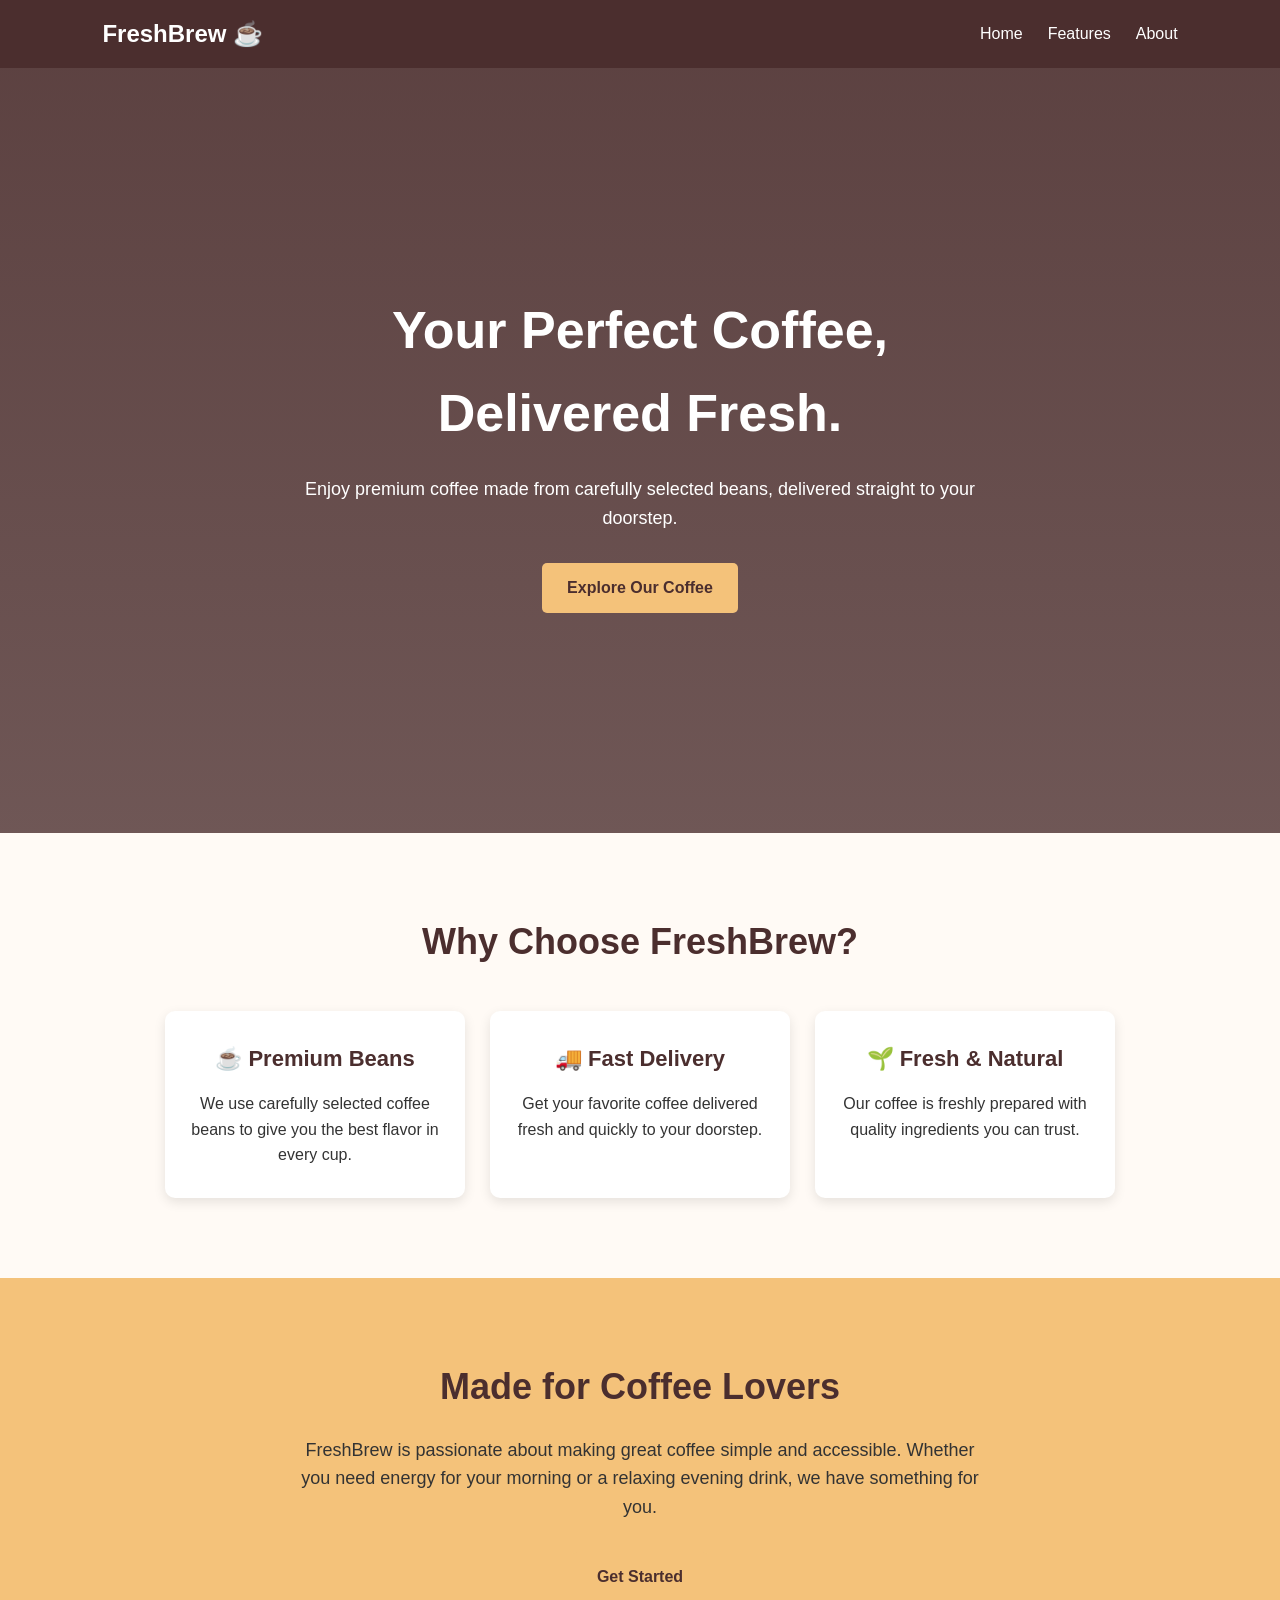
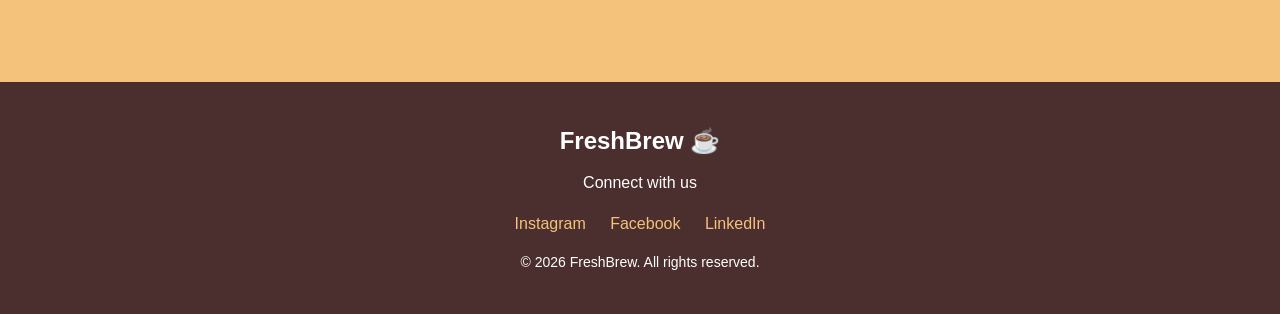
<file: index.html>
<!DOCTYPE html>
<html lang="en">
<head>
    <meta charset="UTF-8">
    <meta name="viewport" content="width=device-width, initial-scale=1.0">
    <title>FreshBrew | Coffee Made Simple</title>

    <!-- Connect CSS file -->
    <link rel="stylesheet" href="landing page.css">
</head>

<body>

    <!-- Navigation Bar -->
    <header>
        <nav class="navbar">
            <h2 class="logo">FreshBrew ☕</h2>

            <ul class="nav-links">
                <li><a href="#home">Home</a></li>
                <li><a href="#features">Features</a></li>
                <li><a href="#about">About</a></li>
            </ul>
        </nav>
    </header>


    <!-- Hero Section -->
    <section class="hero" id="home">
        <div class="hero-content">
            <h1>Your Perfect Coffee, Delivered Fresh.</h1>

            <p>
                Enjoy premium coffee made from carefully selected beans,
                delivered straight to your doorstep.
            </p>

            <a href="#features" class="btn">Explore Our Coffee</a>
        </div>
    </section>


    <!-- Features Section -->
    <section class="features" id="features">

        <h2>Why Choose FreshBrew?</h2>

        <div class="feature-container">

            <div class="feature-card">
                <h3>☕ Premium Beans</h3>
                <p>
                    We use carefully selected coffee beans to give you
                    the best flavor in every cup.
                </p>
            </div>

            <div class="feature-card">
                <h3>🚚 Fast Delivery</h3>
                <p>
                    Get your favorite coffee delivered fresh and quickly
                    to your doorstep.
                </p>
            </div>

            <div class="feature-card">
                <h3>🌱 Fresh & Natural</h3>
                <p>
                    Our coffee is freshly prepared with quality ingredients
                    you can trust.
                </p>
            </div>

        </div>
    </section>


    <!-- About Section -->
    <section class="about" id="about">

        <div class="about-content">
            <h2>Made for Coffee Lovers</h2>

            <p>
                FreshBrew is passionate about making great coffee simple
                and accessible. Whether you need energy for your morning
                or a relaxing evening drink, we have something for you.
            </p>

            <a href="#contact" class="btn">Get Started</a>
        </div>

    </section>


    <!-- Footer -->
    <footer id="contact">

        <h3>FreshBrew ☕</h3>

        <p>Connect with us</p>

        <div class="social-links">
            <a href="#">Instagram</a>
            <a href="#">Facebook</a>
            <a href="#">LinkedIn</a>
        </div>

        <p class="copyright">
            © 2026 FreshBrew. All rights reserved.
        </p>

    </footer>

</body>
</html>
</file>
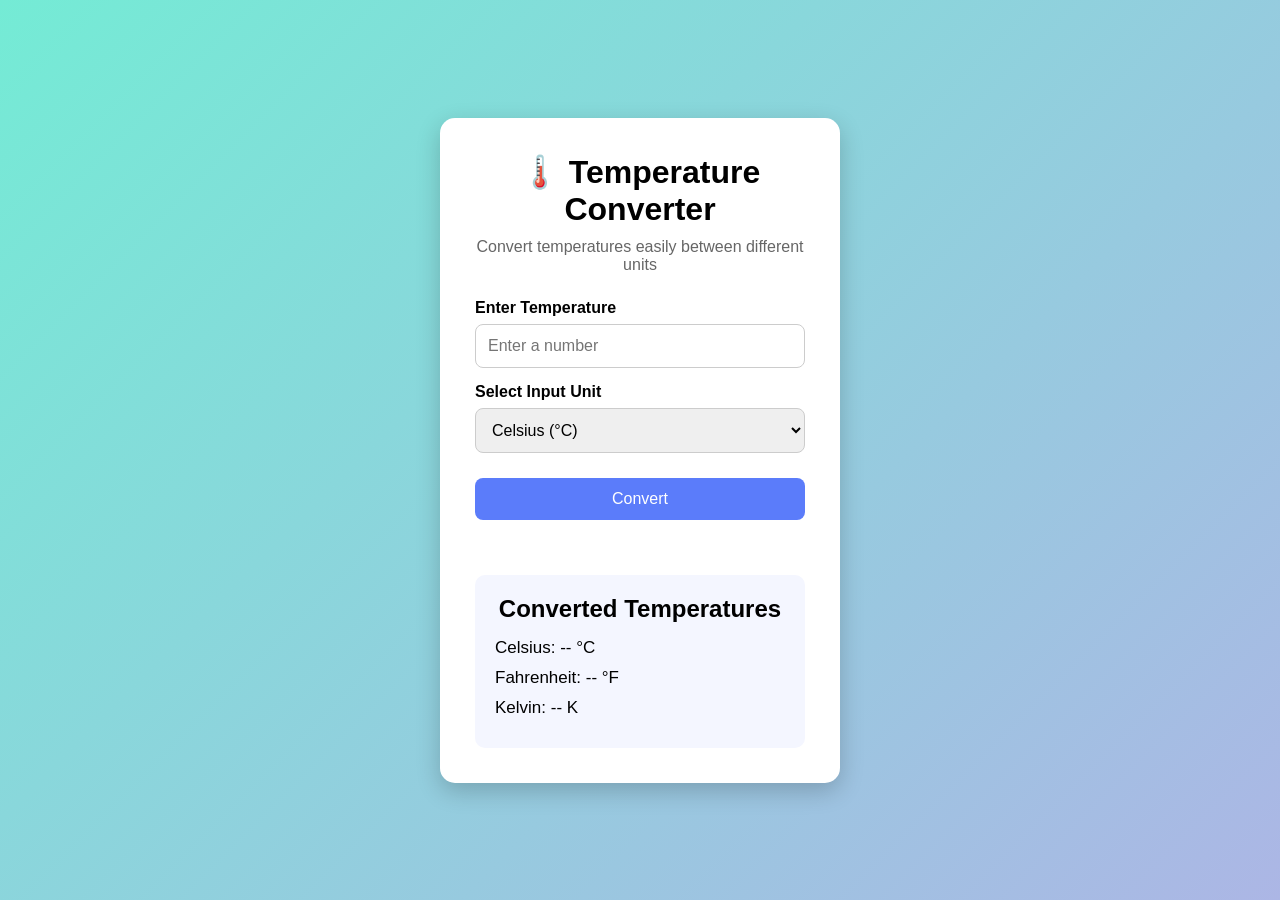
<file: cal.html>
<!DOCTYPE html>
<html lang="en">
<head>
    <meta charset="UTF-8">
    <meta name="viewport" content="width=device-width, initial-scale=1.0">

    <title>Temperature Converter</title>

    <link rel="stylesheet" href="calculator.css">
</head>

<body>

    <div class="container">
        <h1>🌡️ Temperature Converter</h1>
        <p class="subtitle">Convert temperatures easily between different units</p>

        <!-- Temperature Input -->
        <label for="temperature">Enter Temperature</label>
        <input
            type="text"
            id="temperature"
            placeholder="Enter a number"
        >

        <!-- Input Unit -->
        <label for="unit">Select Input Unit</label>
        <select id="unit">
            <option value="celsius">Celsius (°C)</option>
            <option value="fahrenheit">Fahrenheit (°F)</option>
            <option value="kelvin">Kelvin (K)</option>
        </select>

        <!-- Convert Button -->
        <button id="convertBtn">Convert</button>

        <!-- Error Message -->
        <p id="errorMessage"></p>

        <!-- Results -->
        <div class="result-box">
            <h2>Converted Temperatures</h2>

            <p id="celsiusResult">Celsius: -- °C</p>
            <p id="fahrenheitResult">Fahrenheit: -- °F</p>
            <p id="kelvinResult">Kelvin: -- K</p>
        </div>
    </div>

    <script src="cal.js"></script>
</body>
</html>
</file>
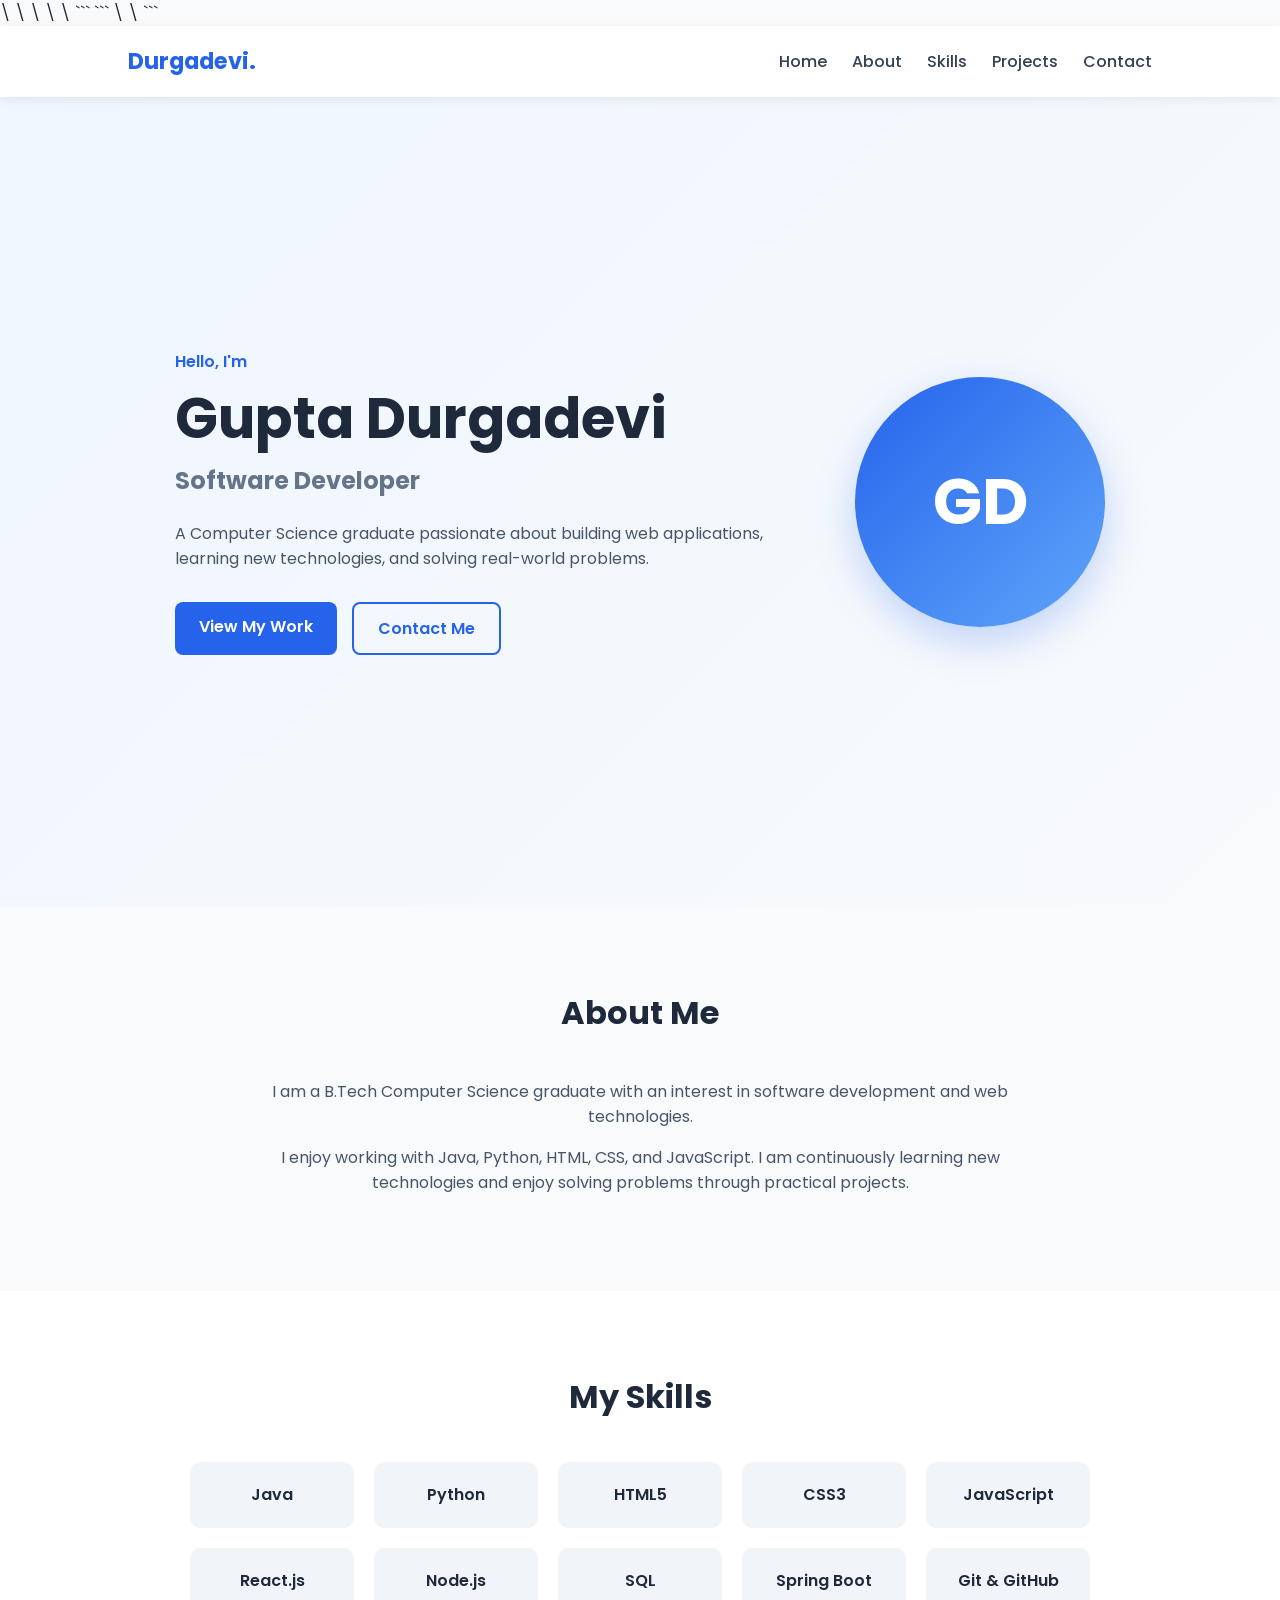
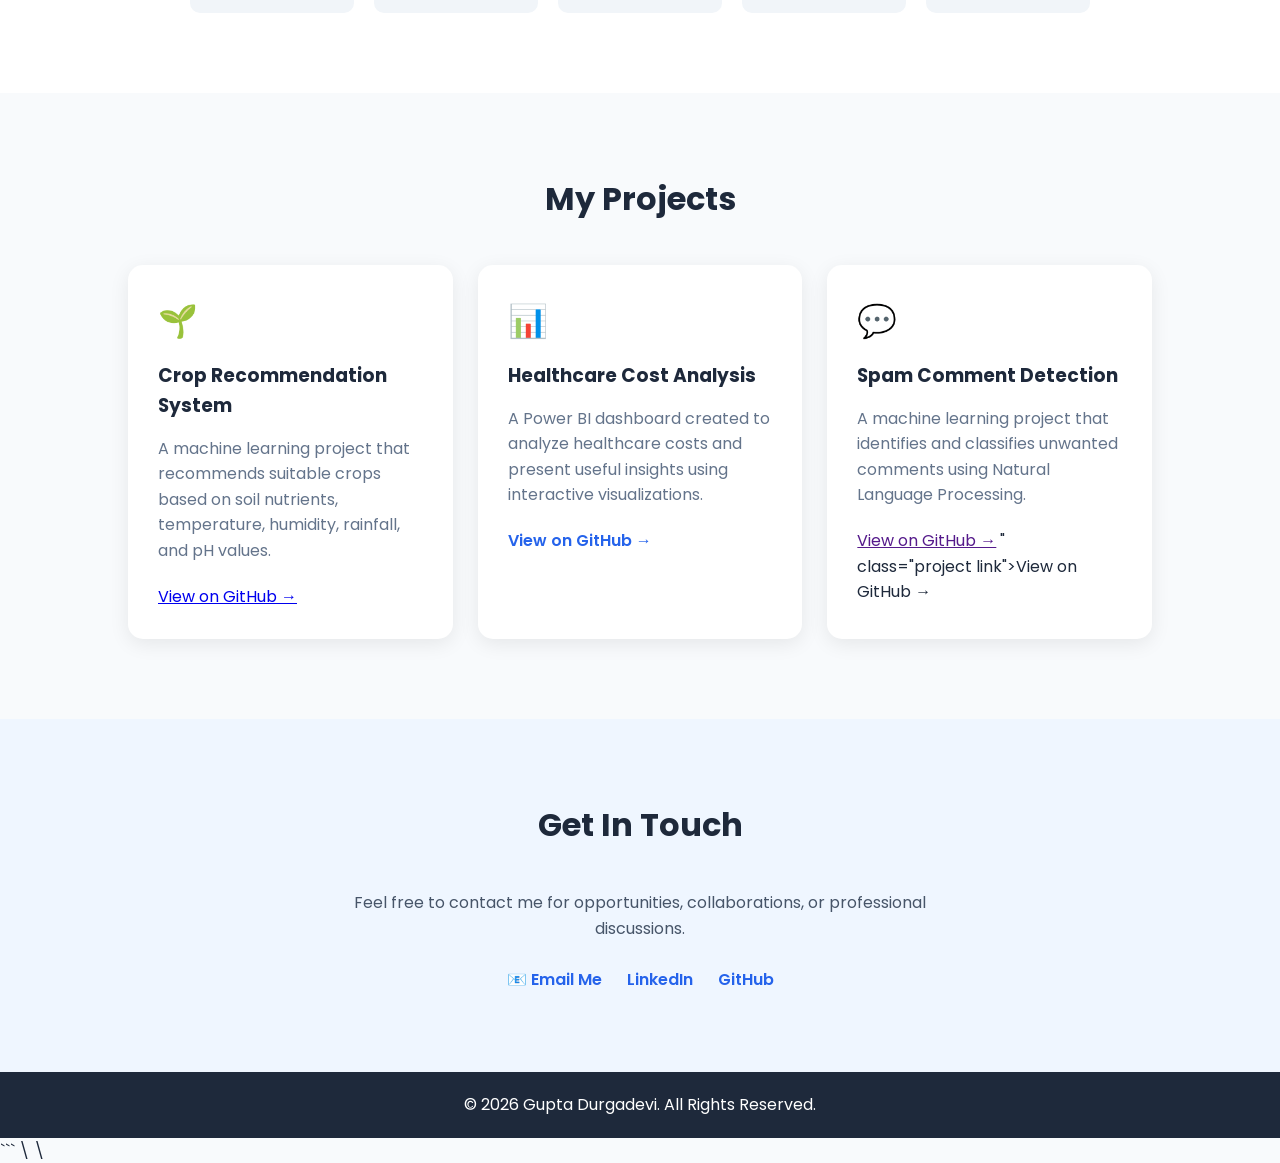
<file: my intro.html>
\<!DOCTYPE html>

\<html lang="en">
\<head>
&#x20;   \<meta charset="UTF-8">
&#x20;   \<meta name="viewport" content="width=device-width, initial-scale=1.0">

```
<title>Gupta Durgadevi | Portfolio</title>

<!-- Google Font -->
<link rel="preconnect" href="https://fonts.googleapis.com">
<link rel="preconnect" href="https://fonts.gstatic.com" crossorigin>
<link href="https://fonts.googleapis.com/css2?family=Poppins:wght@400;500;600;700&display=swap" rel="stylesheet">

<!-- CSS File -->
<link rel="stylesheet" href="about.css">
```

\</head>

\<body>

```
<!-- Navigation -->
<nav class="navbar">
    <div class="logo">Durgadevi.</div>

    <ul class="nav-links">
        <li><a href="#home">Home</a></li>
        <li><a href="#about">About</a></li>
        <li><a href="#skills">Skills</a></li>
        <li><a href="#projects">Projects</a></li>
        <li><a href="#contact">Contact</a></li>
    </ul>
</nav>


<!-- Hero Section -->
<section id="home" class="hero">

    <div class="hero-content">
        <p class="greeting">Hello, I'm</p>

        <h1>Gupta Durgadevi</h1>

        <h2>Software Developer</h2>

        <p class="hero-description">
            A Computer Science graduate passionate about building web
            applications, learning new technologies, and solving real-world problems.
        </p>

        <div class="hero-buttons">
            <a href="#projects" class="btn primary-btn">View My Work</a>
            <a href="#contact" class="btn secondary-btn">Contact Me</a>
        </div>
    </div>

    <!-- Profile Image Placeholder -->
    <div class="profile-container">
        <div class="profile-placeholder">
            <span>GD</span>
        </div>
    </div>

</section>


<!-- About Section -->
<section id="about" class="section">

    <h2 class="section-title">About Me</h2>

    <div class="about-content">
        <p>
            I am a B.Tech Computer Science graduate with an interest in
            software development and web technologies.
        </p>

        <p>
            I enjoy working with Java, Python, HTML, CSS, and JavaScript.
            I am continuously learning new technologies and enjoy solving
            problems through practical projects.
        </p>
    </div>

</section>


<!-- Skills Section -->
<section id="skills" class="section skills-section">

    <h2 class="section-title">My Skills</h2>

    <div class="skills-grid">

        <div class="skill-card">Java</div>
        <div class="skill-card">Python</div>
        <div class="skill-card">HTML5</div>
        <div class="skill-card">CSS3</div>
        <div class="skill-card">JavaScript</div>
        <div class="skill-card">React.js</div>
        <div class="skill-card">Node.js</div>
        <div class="skill-card">SQL</div>
        <div class="skill-card">Spring Boot</div>
        <div class="skill-card">Git & GitHub</div>

    </div>

</section>


<!-- Projects Section -->
<section id="projects" class="section">

    <h2 class="section-title">My Projects</h2>

    <div class="projects-grid">

        <!-- Project 1 -->
        <div class="project-card">

            <div class="project-icon">🌱</div>

            <h3>Crop Recommendation System</h3>

            <p>
                A machine learning project that recommends suitable crops
                based on soil nutrients, temperature, humidity, rainfall,
                and pH values.
            </p>

            <a href="#" class="https://github.com/gupta-Durgadevi/crop-recommendation">View on GitHub →</a>

        </div>


        <!-- Project 2 -->
        <div class="project-card">

            <div class="project-icon">📊</div>

            <h3>Healthcare Cost Analysis</h3>

            <p>
                A Power BI dashboard created to analyze healthcare costs
                and present useful insights using interactive visualizations.
            </p>

            <a href=" https://github.com/gupta-Durgadevi/crop-recommendation" class="project-link">View on GitHub →</a>

        </div>


        <!-- Project 3 -->
        <div class="project-card">

            <div class="project-icon">💬</div>

            <h3>Spam Comment Detection</h3>

            <p>
                A machine learning project that identifies and classifies
                unwanted comments using Natural Language Processing.
            </p>

            <a href=""https://github.com/gupta-Durgadevi/spam-comment-detection/commit/c7f0f3baf8bf8773e85ecd8b21a3c35cd959cab5">View on GitHub →</a>
" class="project link">View on GitHub →</a>

        </div>

    </div>

</section>


<!-- Contact Section -->
<section id="contact" class="section contact-section">

    <h2 class="section-title">Get In Touch</h2>

    <p class="contact-text">
        Feel free to contact me for opportunities, collaborations, or
        professional discussions.
    </p>

    <div class="contact-links">

        <a href="mailto:guptdurgadevi@gmail.com">📧 Email Me</a>

        <a href="https://www.linkedin.com/in/gupta-durgadevi-2114462a0"
           target="_blank">
           LinkedIn
        </a>

        <a href="https://github.com/gupta-Durgadevi"
           target="_blank">
           GitHub
        </a>

    </div>

</section>


<!-- Footer -->
<footer>
    <p>© 2026 Gupta Durgadevi. All Rights Reserved.</p>
</footer>
```

\</body>
\</html>
</file>
<file: landing page.css>
/* Remove default spacing and control box sizing */
* {
    margin: 0;
    padding: 0;
    box-sizing: border-box;
}

/* General Body Styling */
body {
    font-family: Arial, sans-serif;
    line-height: 1.6;
    color: #333;
    background-color: #fffaf5;
}


/* =========================
   Navigation Bar
========================= */

header {
    position: sticky;
    top: 0;
    z-index: 1000;
}

.navbar {
    background-color: #4b2e2e;
    color: white;

    display: flex;
    justify-content: space-between;
    align-items: center;

    padding: 15px 8%;
}

.logo {
    font-size: 24px;
}

.nav-links {
    display: flex;
    list-style: none;
    gap: 25px;
}

.nav-links a {
    color: white;
    text-decoration: none;
    font-size: 16px;
}

.nav-links a:hover {
    color: #f4c27a;
}


/* =========================
   Hero Section
========================= */

.hero {
    min-height: 85vh;

    display: flex;
    justify-content: center;
    align-items: center;

    text-align: center;
    padding: 40px 20px;

    background: linear-gradient(
        rgba(75, 46, 46, 0.9),
        rgba(75, 46, 46, 0.8)
    );
}

.hero-content {
    max-width: 700px;
    color: white;
}

.hero h1 {
    font-size: 52px;
    margin-bottom: 20px;
}

.hero p {
    font-size: 18px;
    margin-bottom: 30px;
}


/* Button */

.btn {
    display: inline-block;

    background-color: #f4c27a;
    color: #4b2e2e;

    padding: 12px 25px;
    border-radius: 5px;

    text-decoration: none;
    font-weight: bold;

    transition: 0.3s;
}

.btn:hover {
    background-color: white;
    transform: translateY(-2px);
}


/* =========================
   Features Section
========================= */

.features {
    padding: 80px 8%;
    text-align: center;
    background-color: #fffaf5;
}

.features h2 {
    font-size: 36px;
    margin-bottom: 40px;
    color: #4b2e2e;
}

.feature-container {
    display: flex;
    justify-content: center;
    gap: 25px;
    flex-wrap: wrap;
}

.feature-card {
    background-color: white;

    width: 300px;
    padding: 30px 20px;

    border-radius: 10px;

    box-shadow: 0 4px 12px rgba(0, 0, 0, 0.1);
}

.feature-card h3 {
    color: #4b2e2e;
    margin-bottom: 15px;
    font-size: 22px;
}

.feature-card p {
    font-size: 16px;
}


/* =========================
   About Section
========================= */

.about {
    background-color: #f4c27a;
    padding: 80px 20px;
    text-align: center;
}

.about-content {
    max-width: 700px;
    margin: auto;
}

.about h2 {
    font-size: 36px;
    color: #4b2e2e;
    margin-bottom: 20px;
}

.about p {
    font-size: 18px;
    margin-bottom: 30px;
}


/* =========================
   Footer
========================= */

footer {
    background-color: #4b2e2e;
    color: white;

    text-align: center;
    padding: 40px 20px;
}

footer h3 {
    font-size: 24px;
    margin-bottom: 10px;
}

.social-links {
    margin: 15px 0;
}

.social-links a {
    color: #f4c27a;
    text-decoration: none;
    margin: 0 10px;
}

.social-links a:hover {
    color: white;
}

.copyright {
    font-size: 14px;
    margin-top: 15px;
}


/* =========================
   Mobile Responsive Design
========================= */

@media (max-width: 600px) {

    .navbar {
        flex-direction: column;
        gap: 10px;
        padding: 15px 5%;
    }

    .nav-links {
        gap: 15px;
    }

    .hero h1 {
        font-size: 36px;
    }

    .hero p {
        font-size: 16px;
    }

    .features h2,
    .about h2 {
        font-size: 28px;
    }

    .feature-card {
        width: 100%;
    }
}
</file>
<file: calculator.css>
* {
    margin: 0;
    padding: 0;
    box-sizing: border-box;
}

body {
    min-height: 100vh;
    display: flex;
    justify-content: center;
    align-items: center;
    font-family: Arial, sans-serif;
    background: linear-gradient(135deg, #74ebd5, #ACB6E5);
}

.container {
    width: 400px;
    max-width: 90%;
    background-color: white;
    padding: 35px;
    border-radius: 15px;
    box-shadow: 0 8px 25px rgba(0, 0, 0, 0.2);
    text-align: center;
}

h1 {
    margin-bottom: 10px;
}

.subtitle {
    color: #666;
    margin-bottom: 25px;
}

label {
    display: block;
    text-align: left;
    margin-top: 15px;
    margin-bottom: 7px;
    font-weight: bold;
}

input,
select {
    width: 100%;
    padding: 12px;
    border: 1px solid #ccc;
    border-radius: 8px;
    font-size: 16px;
}

input:focus,
select:focus {
    outline: none;
    border-color: #5b7cfa;
}

button {
    width: 100%;
    margin-top: 25px;
    padding: 12px;
    border: none;
    border-radius: 8px;
    background-color: #5b7cfa;
    color: white;
    font-size: 16px;
    cursor: pointer;
}

button:hover {
    background-color: #405ee8;
}

#errorMessage {
    color: red;
    margin-top: 15px;
    min-height: 20px;
}

.result-box {
    margin-top: 20px;
    padding: 20px;
    background-color: #f4f6ff;
    border-radius: 10px;
    text-align: left;
}

.result-box h2 {
    text-align: center;
    margin-bottom: 15px;
}

.result-box p {
    margin: 10px 0;
    font-size: 17px;
}
</file>
<file: about.css>
/* =========================
   General Styles
========================= */

* {
    margin: 0;
    padding: 0;
    box-sizing: border-box;
}

html {
    scroll-behavior: smooth;
}

body {
    font-family: "Poppins", sans-serif;
    background-color: #f8fafc;
    color: #1e293b;
    line-height: 1.6;
}


/* =========================
   Navigation Bar
========================= */

.navbar {
    position: sticky;
    top: 0;
    z-index: 1000;

    display: flex;
    justify-content: space-between;
    align-items: center;

    padding: 18px 10%;
    background-color: #ffffff;

    box-shadow: 0 2px 10px rgba(0, 0, 0, 0.08);
}

.logo {
    font-size: 1.4rem;
    font-weight: 700;
    color: #2563eb;
}

.nav-links {
    display: flex;
    list-style: none;
    gap: 25px;
}

.nav-links a {
    text-decoration: none;
    color: #334155;
    font-weight: 500;
    transition: 0.3s;
}

.nav-links a:hover {
    color: #2563eb;
}


/* =========================
   Hero Section
========================= */

.hero {
    min-height: 90vh;

    display: flex;
    justify-content: center;
    align-items: center;
    gap: 80px;

    padding: 80px 10%;
    background: linear-gradient(135deg, #eff6ff, #f8fafc);
}

.hero-content {
    max-width: 600px;
}

.greeting {
    color: #2563eb;
    font-weight: 600;
    margin-bottom: 10px;
}

.hero h1 {
    font-size: 3.5rem;
    line-height: 1.2;
    margin-bottom: 10px;
}

.hero h2 {
    font-size: 1.5rem;
    color: #64748b;
    margin-bottom: 20px;
}

.hero-description {
    color: #475569;
    margin-bottom: 30px;
}


/* Buttons */

.hero-buttons {
    display: flex;
    gap: 15px;
}

.btn {
    display: inline-block;
    padding: 12px 24px;
    border-radius: 8px;

    text-decoration: none;
    font-weight: 600;

    transition: 0.3s;
}

.primary-btn {
    background-color: #2563eb;
    color: white;
}

.primary-btn:hover {
    background-color: #1d4ed8;
    transform: translateY(-2px);
}

.secondary-btn {
    border: 2px solid #2563eb;
    color: #2563eb;
}

.secondary-btn:hover {
    background-color: #2563eb;
    color: white;
}


/* Profile Placeholder */

.profile-placeholder {
    width: 250px;
    height: 250px;

    border-radius: 50%;

    display: flex;
    justify-content: center;
    align-items: center;

    background: linear-gradient(135deg, #2563eb, #60a5fa);

    color: white;
    font-size: 4rem;
    font-weight: 700;

    box-shadow: 0 15px 40px rgba(37, 99, 235, 0.25);
}


/* =========================
   General Section
========================= */

.section {
    padding: 80px 10%;
}

.section-title {
    text-align: center;
    font-size: 2rem;
    margin-bottom: 40px;
    color: #1e293b;
}


/* =========================
   About Section
========================= */

.about-content {
    max-width: 800px;
    margin: auto;

    text-align: center;
    color: #475569;
}

.about-content p {
    margin-bottom: 15px;
}


/* =========================
   Skills Section
========================= */

.skills-section {
    background-color: #ffffff;
}

.skills-grid {
    max-width: 900px;
    margin: auto;

    display: grid;
    grid-template-columns: repeat(auto-fit, minmax(150px, 1fr));
    gap: 20px;
}

.skill-card {
    padding: 20px;

    text-align: center;

    background-color: #f1f5f9;

    border-radius: 10px;

    font-weight: 600;

    transition: 0.3s;
}

.skill-card:hover {
    background-color: #dbeafe;
    color: #2563eb;
    transform: translateY(-5px);
}


/* =========================
   Projects Section
========================= */

.projects-grid {
    display: grid;

    grid-template-columns: repeat(auto-fit, minmax(280px, 1fr));

    gap: 25px;

    max-width: 1100px;
    margin: auto;
}

.project-card {
    background-color: white;

    padding: 30px;

    border-radius: 15px;

    box-shadow: 0 5px 20px rgba(0, 0, 0, 0.08);

    transition: 0.3s;
}

.project-card:hover {
    transform: translateY(-8px);

    box-shadow: 0 10px 30px rgba(0, 0, 0, 0.12);
}

.project-icon {
    font-size: 2rem;
    margin-bottom: 15px;
}

.project-card h3 {
    margin-bottom: 15px;
}

.project-card p {
    color: #64748b;
    margin-bottom: 20px;
}

.project-link {
    text-decoration: none;

    color: #2563eb;

    font-weight: 600;
}

.project-link:hover {
    text-decoration: underline;
}


/* =========================
   Contact Section
========================= */

.contact-section {
    text-align: center;

    background-color: #eff6ff;
}

.contact-text {
    max-width: 600px;
    margin: 0 auto 25px;

    color: #475569;
}

.contact-links {
    display: flex;

    justify-content: center;

    gap: 25px;

    flex-wrap: wrap;
}

.contact-links a {
    text-decoration: none;

    color: #2563eb;

    font-weight: 600;
}

.contact-links a:hover {
    text-decoration: underline;
}


/* =========================
   Footer
========================= */

footer {
    text-align: center;

    padding: 20px;

    background-color: #1e293b;

    color: white;
}


/* =========================
   Mobile Responsive Design
========================= */

@media (max-width: 768px) {

    .navbar {
        flex-direction: column;
        gap: 15px;

        padding: 15px 5%;
    }

    .nav-links {
        gap: 12px;
        flex-wrap: wrap;
        justify-content: center;
    }

    .hero {
        flex-direction: column-reverse;

        text-align: center;

        gap: 40px;

        padding: 60px 8%;
    }

    .hero h1 {
        font-size: 2.5rem;
    }

    .hero-buttons {
        justify-content: center;
        flex-wrap: wrap;
    }

    .profile-placeholder {
        width: 180px;
        height: 180px;

        font-size: 3rem;
    }

    .section {
        padding: 60px 8%;
    }

}
</file>
